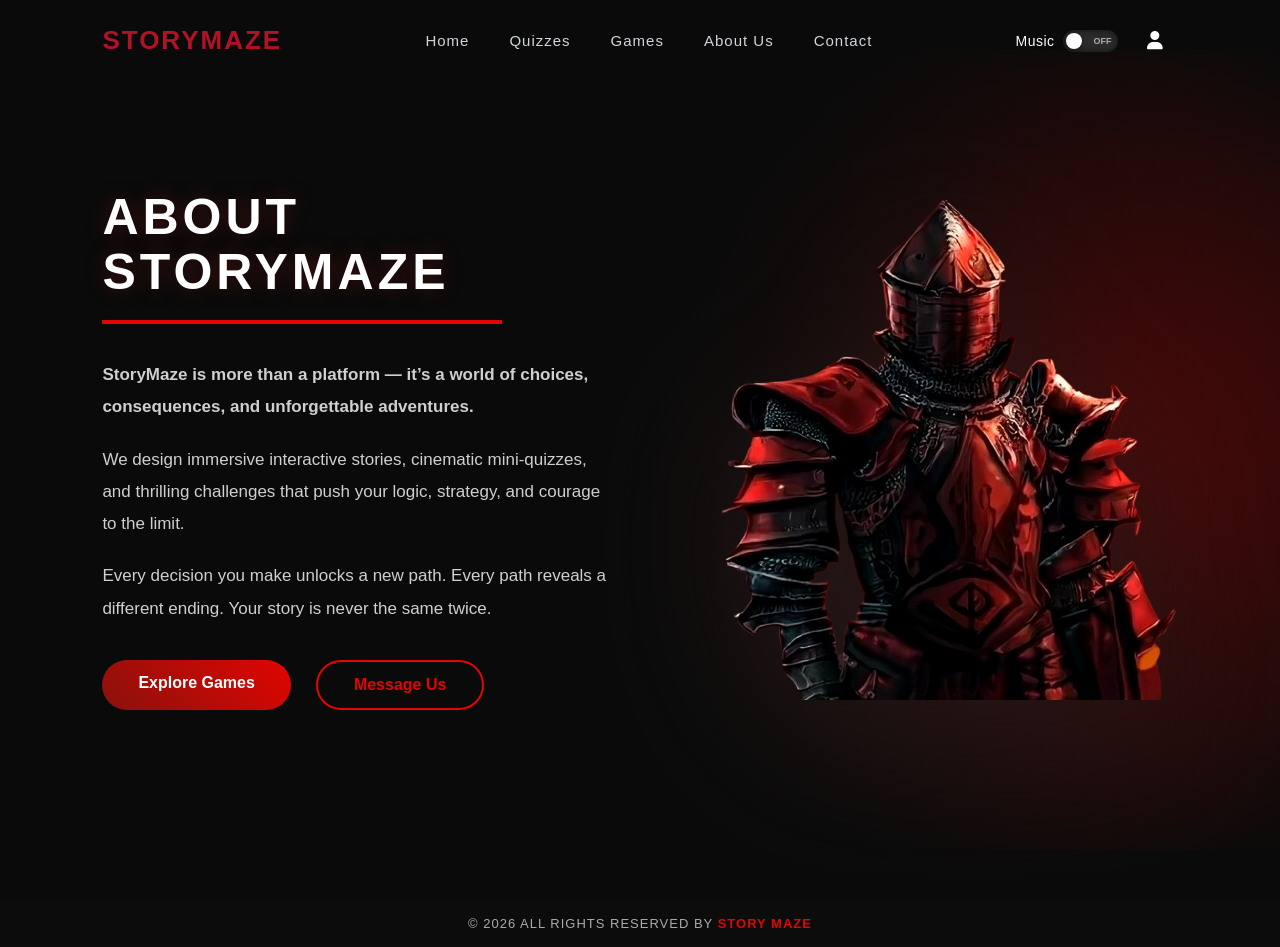
<file: html/aboutuspage.html>
<!DOCTYPE html>
<html lang="en">

<head>
    <meta charset="UTF-8">
    <title>Story Maze</title>
    <meta name="viewport" content="width=device-width, initial-scale=1.0">
    <link rel="stylesheet" href="https://cdnjs.cloudflare.com/ajax/libs/font-awesome/6.4.0/css/all.min.css">
    <link rel="stylesheet" href="../css/aboutuspage.css">
    <link rel="stylesheet" href="../css/user.css">
</head>

<body>

    <audio id="bgMusic" loop>
        <source src="../sounds/navbar-music.mp3" type="audio/mpeg">
    </audio>

    <header class="navbar">
        <div class="logo">StoryMaze</div>
        <ul class="nav-links">
            <li><a href="../index.html">Home</a></li>
            <li><a href="../index.html">Quizzes</a></li>
            <li><a href="./gamepage.html">Games</a></li>
            <li><a href="#">About Us</a></li>
            <li><a href="./contactpage.html">Contact</a></li>
        </ul>
        <div class="nav-right">

            <label class="sound-switch">
                <span class="sound-text">Music</span>
                <input type="checkbox" id="soundToggle">
                <span class="slider"></span>
            </label>

            <div class="user-menu">

                <i class="fas fa-user user-icon" id="userIcon"></i>

                <div class="user-dropdown" id="userDropdown">

                    <div id="loginArea">
                        <input type="text" id="usernameInput" placeholder="Enter your name">
                        <button id="submitName">Login</button>
                    </div>

                    <div id="welcomeArea" style="display:none">

                        <p id="welcomeText"></p>

                        <button id="removeUser">Logout</button>

                        <div class="menu-section">
                            <h4><i class="fas fa-trophy"></i> Achievements</h4>
                            <div class="menu-list" id="achievementList">
                                No achievements yet
                            </div>
                        </div>

                        <div class="menu-section">
                            <h4><i class="fas fa-star"></i> Quiz Best Scores</h4>
                            <div class="menu-list" id="quizScoreList">
                                No scores yet
                            </div>
                        </div>

                    </div>

                </div>

            </div>

            <div class="menu-toggle" id="menuToggle">
                <span></span>
                <span></span>
                <span></span>
            </div>
        </div>
    </header>

    <!-- ================= ABOUT US SECTION ================= -->
    <section class="about-section">

        <div class="about-container">

            <!-- LEFT SIDE -->
            <div class="about-text">

                <h1>ABOUT STORYMAZE</h1>
                <div class="about-underline"></div>

                <p class="about-intro">
                    StoryMaze is more than a platform — it’s a world of choices,
                    consequences, and unforgettable adventures.
                </p>

                <p>
                    We design immersive interactive stories, cinematic mini-quizzes,
                    and thrilling challenges that push your logic, strategy,
                    and courage to the limit.
                </p>

                <p>
                    Every decision you make unlocks a new path.
                    Every path reveals a different ending.
                    Your story is never the same twice.
                </p>

                <div class="about-buttons">
                    <a href="gamepage.html" class="about-primary">Explore Games</a>
                    <a href="contactpage.html" class="about-secondary">Message Us</a>
                </div>

            </div>

            <!-- FLOATING IMAGE -->
            <div class="about-image">
                <img src="../img/knight.png" alt="StoryMaze Illustration">
            </div>

        </div>

    </section>

    <div class="footer-bottom">
        <p>© 2026 ALL RIGHTS RESERVED BY <span>STORY MAZE</span></p>
    </div>

    <script>
        const music = document.getElementById("bgMusic");
        const toggle = document.getElementById("soundToggle");

        // Load saved state when page opens
        window.addEventListener("DOMContentLoaded", () => {
            const savedState = localStorage.getItem("musicState");

            if (savedState === "on") {
                toggle.checked = true;
                music.volume = 0.3;
                music.play().catch(() => { });
            }
        });

        // When user changes toggle
        toggle.addEventListener("change", () => {
            if (toggle.checked) {
                music.volume = 0.3;
                music.play().catch(() => { });
                localStorage.setItem("musicState", "on");
            } else {
                music.pause();
                localStorage.setItem("musicState", "off");
            }
        });
    </script>

    <script>
        document.addEventListener("DOMContentLoaded", () => {
            const menuToggle = document.getElementById("menuToggle");
            const navLinks = document.querySelector(".nav-links");

            menuToggle.addEventListener("click", () => {
                navLinks.classList.toggle("active");
            });

            document.querySelectorAll(".nav-links a").forEach(link => {
                link.addEventListener("click", () => {
                    navLinks.classList.remove("active");
                });
            });
        });
    </script>

    <script src="../js/userload.js"></script>
</body>

</html>
</file>
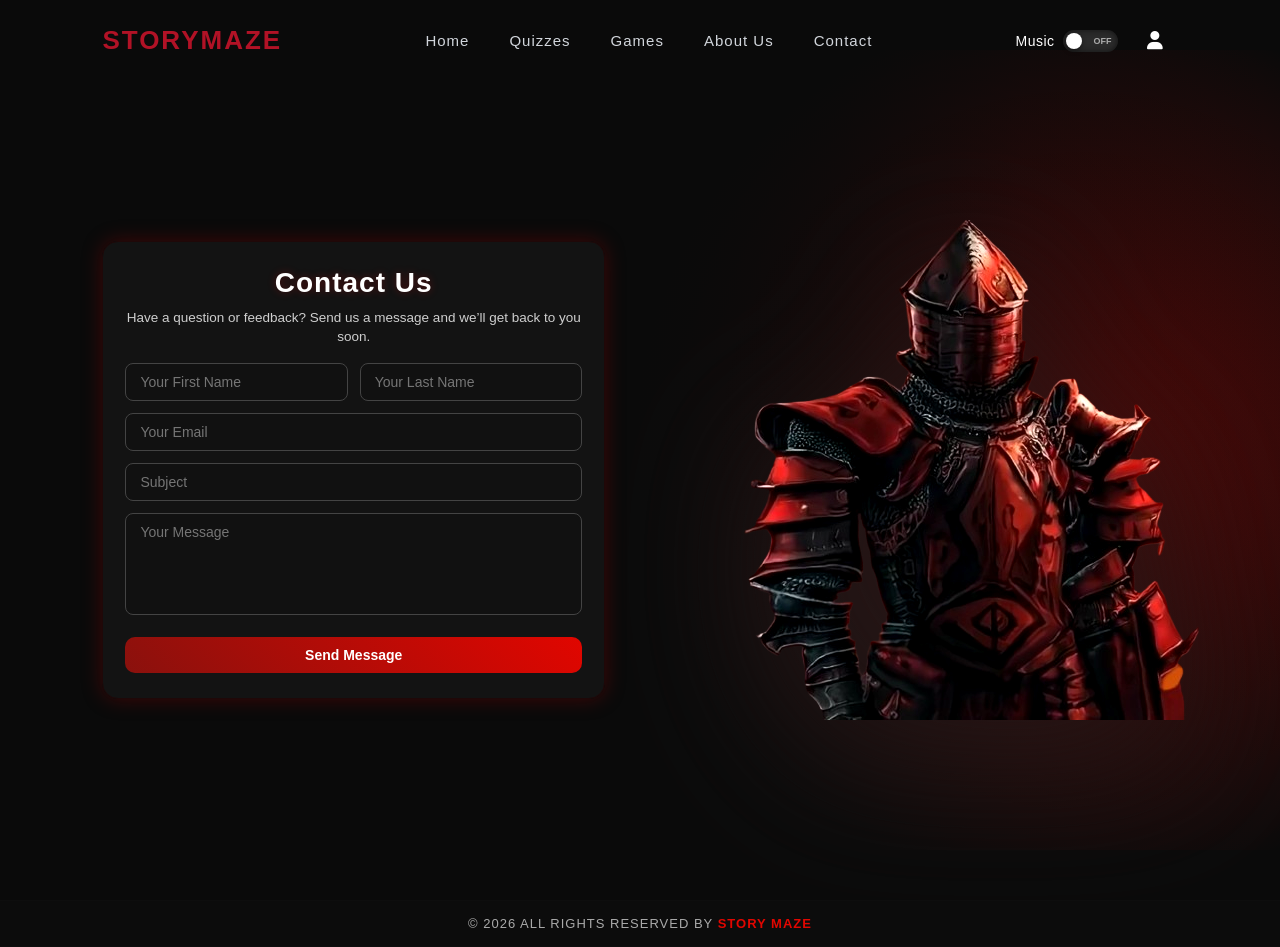
<file: html/contactpage.html>
<!DOCTYPE html>
<html lang="en">

<head>
    <meta charset="UTF-8">
    <title>StoryMaze</title>
    <meta name="viewport" content="width=device-width, initial-scale=1.0">
    <link rel="stylesheet" href="https://cdnjs.cloudflare.com/ajax/libs/font-awesome/6.4.0/css/all.min.css">
    <link rel="stylesheet" href="../css/contactpage.css">
    <link rel="stylesheet" href="../css/user.css">
</head>

<body>

    <audio id="bgMusic" loop>
        <source src="../sounds/navbar-music.mp3" type="audio/mpeg">
    </audio>

    <header class="navbar">
        <div class="logo">StoryMaze</div>
        <ul class="nav-links">
            <li><a href="../index.html">Home</a></li>
            <li><a href="../index.html">Quizzes</a></li>
            <li><a href="./gamepage.html">Games</a></li>
            <li><a href="./aboutuspage.html">About Us</a></li>
            <li><a href="#">Contact</a></li>
        </ul>
        <div class="nav-right">

            <label class="sound-switch">
                <span class="sound-text">Music</span>
                <input type="checkbox" id="soundToggle">
                <span class="slider"></span>
            </label>

            <div class="user-menu">

                <i class="fas fa-user user-icon" id="userIcon"></i>

                <div class="user-dropdown" id="userDropdown">

                    <div id="loginArea">
                        <input type="text" id="usernameInput" placeholder="Enter your name">
                        <button id="submitName">Login</button>
                    </div>

                    <div id="welcomeArea" style="display:none">

                        <p id="welcomeText"></p>

                        <button id="removeUser">Logout</button>

                        <div class="menu-section">
                            <h4><i class="fas fa-trophy"></i> Achievements</h4>
                            <div class="menu-list" id="achievementList">
                                No achievements yet
                            </div>
                        </div>

                        <div class="menu-section">
                            <h4><i class="fas fa-star"></i> Quiz Best Scores</h4>
                            <div class="menu-list" id="quizScoreList">
                                No scores yet
                            </div>
                        </div>

                    </div>

                </div>

            </div>

            <div class="menu-toggle" id="menuToggle">
                <span></span>
                <span></span>
                <span></span>
            </div>
        </div>
    </header>

    <!-- ================= CONTACT SECTION ================= -->
    <section class="contact-section">

        <div class="contact-container">

            <!-- LEFT SIDE: FORM -->
            <div class="contact-form">
                <h1>Contact Us</h1>
                <p>Have a question or feedback? Send us a message and we’ll get back to you soon.</p>

                <form action="https://formspree.io/f/xvzvjnjb" method="POST" id="contactForm">

                    <input type="hidden" name="_subject" id="emailSubject">

                    <div class="form-row">
                        <input type="text" name="first_name" placeholder="Your First Name" required>
                        <input type="text" name="last_name" placeholder="Your Last Name" required>
                    </div>

                    <input type="email" name="email" placeholder="Your Email" required>

                    <input type="text" id="subjectInput" placeholder="Subject" required>

                    <textarea name="message" placeholder="Your Message" rows="5" required></textarea>

                    <button type="submit" class="contact-submit" id="sendBtn">
                        <span id="btnText">Send Message</span>
                        <span id="loading" style="display:none;">Sending...</span>
                    </button>

                </form>

            </div>

            <!-- FLOATING IMAGE -->
            <div class="contact-image">
                <img src="../img/knight.png" alt="StoryMaze Illustration">
            </div>

        </div>

    </section>

    <div id="successPopup" class="popup">

        <div class="popup-content">

            <div class="success-icon">
                <i class="fas fa-check"></i>
            </div>

            <h2>Message Sent!</h2>
            <p>Your message has been delivered to StoryMaze.</p>

            <button onclick="closePopup()">Continue</button>

        </div>

    </div>

    <div class="footer-bottom">
        <p>© 2026 ALL RIGHTS RESERVED BY <span>STORY MAZE</span></p>
    </div>

    <script>
        const music = document.getElementById("bgMusic");
        const toggle = document.getElementById("soundToggle");

        window.addEventListener("DOMContentLoaded", () => {
            const savedState = localStorage.getItem("musicState");

            if (savedState === "on") {
                toggle.checked = true;
                music.volume = 0.3;
                music.play().catch(() => { });
            }
        });

        toggle.addEventListener("change", () => {
            if (toggle.checked) {
                music.volume = 0.3;
                music.play().catch(() => { });
                localStorage.setItem("musicState", "on");
            } else {
                music.pause();
                localStorage.setItem("musicState", "off");
            }
        });
    </script>

    <script>

        const form = document.getElementById("contactForm");
        const btnText = document.getElementById("btnText");
        const loading = document.getElementById("loading");

        form.addEventListener("submit", async function (e) {

            e.preventDefault();
            emailSubject.value = "StoryMaze Contact - " + subjectInput.value;

            btnText.innerText = "Sending...";
            btnText.disabled = true;

            const formData = new FormData(form);

            await fetch(form.action, {
                method: "POST",
                body: formData,
                headers: { 'Accept': 'application/json' }
            });

            /* 3 second delay */

            setTimeout(() => {

                document.getElementById("successPopup").style.display = "flex";

                btnText.innerText = "Send Message";
                btnText.disabled = false;

                form.reset();

            }, 3000);

        });

        function closePopup() {
            document.getElementById("successPopup").style.display = "none";
        }

    </script>

    <script>
        document.addEventListener("DOMContentLoaded", () => {
            const menuToggle = document.getElementById("menuToggle");
            const navLinks = document.querySelector(".nav-links");

            menuToggle.addEventListener("click", () => {
                navLinks.classList.toggle("active");
            });

            document.querySelectorAll(".nav-links a").forEach(link => {
                link.addEventListener("click", () => {
                    navLinks.classList.remove("active");
                });
            });
        });
    </script>

    <script src="../js/userload.js"></script>
</body>

</html>
</file>
<file: css/aboutuspage.css>
* {
    margin: 0;
    padding: 0;
    box-sizing: border-box;
    font-family: 'Segoe UI', sans-serif;
}

body {
    background: #111;
    color: #f3f4f6;
    overflow-x: hidden;
}

html {
    scroll-behavior: smooth;
}

/* ================= NAVBAR ================= */

.navbar {
    position: absolute;
    top: 0;
    width: 100%;
    padding: 25px 8%;
    display: flex;
    justify-content: space-between;
    align-items: center;
    z-index: 10;
}

.logo {
    font-size: 26px;
    font-weight: 800;
    color: #b11226;
    letter-spacing: 2px;
    text-transform: uppercase;
}

.nav-links {
    list-style: none;
    display: flex;
    gap: 40px;
}

.nav-links li {
    position: relative;
}

.nav-links a {
    text-decoration: none;
    color: #d1d5db;
    font-size: 15px;
    font-weight: 500;
    letter-spacing: 1px;
    transition: 0.3s ease;
}

.nav-links a::after {
    content: "";
    position: absolute;
    left: 50%;
    bottom: -6px;
    width: 0%;
    height: 2px;
    background: #b11226;
    transition: 0.3s ease;
    transform: translateX(-50%);
}

/* ===== RED MUSIC TOGGLE ===== */

.sound-switch {
    display: flex;
    align-items: center;
    gap: 8px;
    cursor: pointer;
    user-select: none;
}

.sound-text {
    color: #fff;
    font-size: 14px;
    font-weight: 500;
    letter-spacing: 0.5px;
}

.sound-switch input {
    display: none;
}

.slider {
    position: relative;
    width: 55px;
    height: 22px;
    background: #2b2b2b;
    border-radius: 50px;
    transition: 0.3s ease;
    box-shadow: inset 0 0 6px rgba(0, 0, 0, 0.6);
}

.slider::before {
    content: "";
    position: absolute;
    width: 16px;
    height: 16px;
    left: 3px;
    top: 3px;
    background: #ffffff;
    border-radius: 50%;
    transition: 0.3s ease;
    box-shadow: 0 2px 5px rgba(0, 0, 0, 0.4);
}

.slider::after {
    content: "OFF";
    position: absolute;
    right: 6px;
    top: 50%;
    transform: translateY(-50%);
    font-size: 9px;
    font-weight: bold;
    color: #aaa;
    transition: 0.3s ease;
}

.sound-switch input:checked+.slider {
    background: linear-gradient(45deg, #8a110d, #e10600);
    box-shadow: 0 0 10px rgba(225, 6, 0, 0.6);
}

.sound-switch input:checked+.slider::before {
    transform: translateX(30px);
}

.sound-switch input:checked+.slider::after {
    content: "ON";
    left: 6px;
    right: auto;
    color: #fff;
}

.nav-links a:hover {
    color: #ffffff;
}

.nav-links a:hover::after {
    width: 100%;
}

@media (max-width: 900px) {

    .first-content h1 {
        font-size: 38px;
    }

    .first-content p {
        font-size: 16px;
    }

    .buttons {
        flex-direction: column;
    }
}


/* ================= FOOTER BOTTOM ================= */
.footer-bottom {
    background-color: #0c0c0c;
    padding: 15px 0;
    text-align: center;
    border-top: 1px solid rgba(34, 33, 33, 0.1);
    border-bottom: 1px solid rgba(34, 33, 33, 0.1);
}

.footer-bottom p {
    font-size: 13px;
    color: #aaa;
    letter-spacing: 1px;
}

.footer-bottom p span {
    color: #e10600;
    font-weight: 600;
}


/* ================= ABOUT SECTION ================= */

.about-section {
    min-height: 100vh;
    padding: 120px 8%;
    display: flex;
    align-items: center;
    position: relative;
    overflow: hidden;
    background: #0a0a0a;
}

.about-section::before {
    content: "";
    position: absolute;
    inset: 0;
    background: linear-gradient(to right,
            #0a0a0a 35%,
            rgba(10, 10, 10, 0.95) 50%,
            rgba(10, 10, 10, 0.7) 65%,
            rgba(10, 10, 10, 0.3) 80%,
            transparent 100%);
    z-index: 1;
}

.about-section::after {
    content: "";
    position: absolute;
    width: 1000px;
    height: 800px;
    background:
        radial-gradient(circle, rgba(225, 6, 0, 0.25), transparent 70%)
        ,
        radial-gradient(circle, rgba(225, 6, 0, 0.15), transparent 70%)
    ;
    right: -300px;
    bottom: -150px;
    top: 50%;
    transform: translateY(-50%);
    z-index: 0;
    pointer-events: none;
}


.about-container {
    width: 100%;
    display: flex;
    align-items: center;
    justify-content: space-between;
    gap: 60px;
    position: relative;
    z-index: 2;
}

.about-text {
    flex: 1;
    max-width: 600px;
}

.about-text h1 {
    font-size: 50px;
    font-weight: 900;
    color: #fff;
    letter-spacing: 4px;
    line-height: 1.1;
    margin-bottom: 20px;
    text-shadow: 0 0 20px rgba(145, 27, 23, 0.4);
}

.about-underline {
    width: 400px;
    height: 4px;
    background: #e10600;
    margin-bottom: 35px;
}

.about-intro {
    font-size: 20px;
    font-weight: 700;
    color: #ff3b3b;
    margin-bottom: 25px;
}

.about-text p {
    font-size: 17px;
    line-height: 1.9;
    color: #cfcfcf;
    margin-bottom: 20px;
}

.about-buttons {
    margin-top: 35px;
    display: flex;
    gap: 25px;
}

.about-primary {
    padding: 14px 36px;
    border-radius: 40px;
    background: linear-gradient(45deg, #8a110d, #e10600);
    color: #fff;
    font-weight: 600;
    text-decoration: none;
    transition: 0.3s ease;
}

.about-primary:hover {
    transform: translateY(-4px);
    box-shadow: 0 0 30px rgba(225, 6, 0, 0.6);
}

.about-secondary {
    padding: 14px 36px;
    border-radius: 40px;
    border: 2px solid #e10600;
    color: #e10600;
    font-weight: 600;
    text-decoration: none;
    transition: 0.3s ease;
}

.about-secondary:hover {
    background: #e10600;
    color: #fff;
}

/* ================== IMAGE=================== */

.about-image {
    flex: 1;
    display: flex;
    justify-content: flex-end;
    position: relative;
}

.about-image img {
    max-width: 520px;
    height: auto;
    filter:
        drop-shadow(0 40px 70px rgba(43, 31, 31, 0.9)) contrast(1.10) brightness(1.1);
    animation: floatEffect 6s ease-in-out infinite;
    transition: 0.4s ease;
}

@keyframes floatEffect {

    0%,
    100% {
        transform: translateY(0px);
    }

    50% {
        transform: translateY(-15px);
    }
}

/* ================== RESPONSIVE =================== */

@media (max-width: 992px) {

    .about-container {
        flex-direction: column;
        text-align: center;
    }

    .about-text {
        max-width: 100%;
    }

    .about-image {
        justify-content: center;
        margin-top: 60px;
    }

    .about-text h1 {
        font-size: 42px;
    }

    .about-buttons {
        justify-content: center;
        flex-wrap: wrap;
    }
}

@media (max-width: 576px) {

    .about-text h1 {
        font-size: 34px;
    }

    .about-text p {
        font-size: 15px;
    }

    .about-image img {
        max-width: 320px;
    }
}


/* ================= MOBILE NAV ================= */
.menu-toggle {
    display: none;
    flex-direction: column;
    cursor: pointer;
    gap: 5px;
    z-index: 1110;
}

.menu-toggle span {
    width: 25px;
    height: 3px;
    background: #fff;
    border-radius: 2px;
    transition: 0.3s;
}

/* NAV RIGHT ALIGN */
.nav-right {
    display: flex;
    align-items: center;
    gap: 15px;
}

/* ================= MOBILE VIEW ================= */

@media (max-width: 980px) {

    /* SHOW HAMBURGER */
    .menu-toggle {
        display: flex;
    }

    /* MOBILE MENU */
    .nav-links {
        position: fixed;
        top: 0;
        right: -100%;
        width: 260px;
        height: 100vh;

        background: rgba(15, 15, 15, 0.95);
        backdrop-filter: blur(12px);

        display: flex;
        flex-direction: column;

        align-items: center;
        justify-content: center;

        gap: 25px;

        transition: 0.4s ease;
        z-index: 1100;

        box-shadow: -10px 0 30px rgba(0, 0, 0, 0.6);
    }

    /* OPEN STATE */
    .nav-links.active {
        right: 0;
    }

    /* MENU ITEMS */
    .nav-links li {
        width: 100%;
        display: flex;
        justify-content: center;
    }

    .nav-links a {
        text-align: center;
        font-size: 16px;
        width: 100%;
        padding: 12px 0;
        border-bottom: 1px solid rgba(255, 255, 255, 0.08);
    }

    .nav-links a:hover {
        color: #e10600;
    }

    /* REMOVE OVERLAY BUG (optional fix) */
    .nav-links::before {
        content: "";
        position: fixed;
        inset: 0;
        background: rgba(0, 0, 0, 0.6);
        opacity: 0;
        pointer-events: none;
        transition: 0.3s;
    }

    .nav-links.active::before {
        opacity: 1;
        pointer-events: all;
    }
}

/* HAMBURGER ANIMATION */
.menu-toggle.active span:nth-child(1) {
    transform: rotate(45deg) translate(5px, 5px);
}

.menu-toggle.active span:nth-child(2) {
    opacity: 0;
}

.menu-toggle.active span:nth-child(3) {
    transform: rotate(-45deg) translate(5px, -5px);
}
</file>
<file: css/user.css>
/* ================= USER MENU ================= */

.nav-right{
display:flex;
align-items:center;
gap:14px;
margin-right:15px;
}

/* USER MENU CONTAINER */

.user-menu{
position:relative;
margin-left:15px;
display:flex;
align-items:center;
}

/* USER ICON */

.user-icon{
font-size:18px;
color:white;
cursor:pointer;
transition:0.3s;
}

.user-icon:hover{
color:#ff8c2a;
transform:scale(1.1);
}

/* DROPDOWN PANEL */

.user-dropdown{
position:absolute;
right:0;
top:42px;
width:250px;
background:#171717;
border-radius:12px;
padding:16px;
display:none;
flex-direction:column;
gap:12px;
box-shadow:0 12px 30px rgba(0,0,0,0.6);
border:1px solid rgba(255,255,255,0.06);
z-index:1000;
}

/* LOGIN INPUT */

.user-dropdown input{
width:100%;
padding:9px 10px;
border-radius:6px;
border:1px solid rgba(255,255,255,0.08);
background:#222;
color:white;
font-size:13px;
outline:none;
transition:0.25s;
}

.user-dropdown input::placeholder{
color:#888;
}

.user-dropdown input:focus{
border-color:#ff6b00;
box-shadow:0 0 6px rgba(255,107,0,0.5);
background:#262626;
}

/* BUTTONS */

.user-dropdown button{
margin:8px 0;
width:100%;
padding:9px;
border:none;
border-radius:6px;
cursor:pointer;
background:linear-gradient(135deg,#ff6b00,#ff9a3c);
color:white;
font-size:13px;
font-weight:600;
letter-spacing:0.3px;
transition:0.25s;
box-shadow:0 4px 10px rgba(0,0,0,0.3);
}

.user-dropdown button:hover{
transform:translateY(-2px);
box-shadow:0 6px 14px rgba(0,0,0,0.4);
background:linear-gradient(135deg,#ff7a1f,#ffb067);
}

.user-dropdown button:active{
transform:scale(0.96);
}

/* LOGOUT BUTTON */

#removeUser{
padding:7px;
font-size:12px;
background:#ff7a2f;
}

#removeUser:hover{
background:#ff944d;
}

/* WELCOME TEXT */

#welcomeText{
width:100%;
text-align:center;
font-size:14px;
font-weight:500;
color:#f0f0f0;
margin-bottom: 5px;
}

/* MENU SECTIONS */

.menu-section{
border-top:1px solid rgba(255,255,255,0.08);
padding-top:10px;
margin-top:6px;
}

/* SECTION TITLES */

.menu-section h4{
font-size:13px;
color:#d0d0d0;
margin-bottom:6px;
display:flex;
align-items:center;
gap:6px;
font-weight:600;
}

/* LIST CONTAINER */

.menu-list{
font-size:12px;
color:#eee;
display:flex;
flex-direction:column;
gap:5px;
background:#1f1f1f;
padding:8px;
border-radius:6px;
border:1px solid rgba(255,255,255,0.05);
max-height:120px;
overflow-y:auto;
}

/* LIST ITEMS */

.menu-list div{
padding:3px 2px;
}

/* EMPTY MESSAGE */

.menu-list:empty::after{
content:"No data yet";
color:#777;
font-size:11px;
}

/* SCROLLBAR */

.menu-list::-webkit-scrollbar{
width:6px;
}

.menu-list::-webkit-scrollbar-thumb{
background:#444;
border-radius:10px;
}

.menu-list::-webkit-scrollbar-thumb:hover{
background:#666;
}
</file>
<file: css/contactpage.css>
* {
    margin: 0;
    padding: 0;
    box-sizing: border-box;
    font-family: 'Segoe UI', sans-serif;
}

body {
    background: #111;
    color: #f3f4f6;
    overflow-x: hidden;
}

html {
    scroll-behavior: smooth;
}

/* ================= NAVBAR ================= */

.navbar {
    position: absolute;
    top: 0;
    width: 100%;
    padding: 25px 8%;
    display: flex;
    justify-content: space-between;
    align-items: center;
    z-index: 10;
}

.logo {
    font-size: 26px;
    font-weight: 800;
    color: #b11226;
    letter-spacing: 2px;
    text-transform: uppercase;
}

.nav-links {
    list-style: none;
    display: flex;
    gap: 40px;
}

.nav-links li {
    position: relative;
}

.nav-links a {
    text-decoration: none;
    color: #d1d5db;
    font-size: 15px;
    font-weight: 500;
    letter-spacing: 1px;
    transition: 0.3s ease;
}

.nav-links a::after {
    content: "";
    position: absolute;
    left: 50%;
    bottom: -6px;
    width: 0%;
    height: 2px;
    background: #b11226;
    transition: 0.3s ease;
    transform: translateX(-50%);
}


/* ================= FOOTER BOTTOM ================= */
.footer-bottom {
    background-color: #0c0c0c;
    padding: 15px 0;
    text-align: center;
    border-top: 1px solid rgba(34, 33, 33, 0.1);
    border-bottom: 1px solid rgba(34, 33, 33, 0.1);
}

.footer-bottom p {
    font-size: 13px;
    color: #aaa;
    letter-spacing: 1px;
}

.footer-bottom p span {
    color: #e10600;
    font-weight: 600;
}

/* ===== RED MUSIC TOGGLE ===== */

.sound-switch {
    display: flex;
    align-items: center;
    gap: 8px;
    cursor: pointer;
    user-select: none;
}

.sound-text {
    color: #fff;
    font-size: 14px;
    font-weight: 500;
    letter-spacing: 0.5px;
}

.sound-switch input {
    display: none;
}

.slider {
    position: relative;
    width: 55px;
    height: 22px;
    background: #2b2b2b;
    border-radius: 50px;
    transition: 0.3s ease;
    box-shadow: inset 0 0 6px rgba(0, 0, 0, 0.6);
}

.slider::before {
    content: "";
    position: absolute;
    width: 16px;
    height: 16px;
    left: 3px;
    top: 3px;
    background: #ffffff;
    border-radius: 50%;
    transition: 0.3s ease;
    box-shadow: 0 2px 5px rgba(0, 0, 0, 0.4);
}

.slider::after {
    content: "OFF";
    position: absolute;
    right: 6px;
    top: 50%;
    transform: translateY(-50%);
    font-size: 9px;
    font-weight: bold;
    color: #aaa;
    transition: 0.3s ease;
}


.sound-switch input:checked+.slider {
    background: linear-gradient(45deg, #8a110d, #e10600);
    box-shadow: 0 0 10px rgba(225, 6, 0, 0.6);
}

.sound-switch input:checked+.slider::before {
    transform: translateX(30px);
}

.sound-switch input:checked+.slider::after {
    content: "ON";
    left: 6px;
    right: auto;
    color: #fff;
}

.nav-links a:hover {
    color: #ffffff;
}

.nav-links a:hover::after {
    width: 100%;
}

@media (max-width: 900px) {

    .first-content h1 {
        font-size: 38px;
    }

    .first-content p {
        font-size: 16px;
    }

    .buttons {
        flex-direction: column;
    }
}

/* ================= CONTACT SECTION ================= */
.contact-section {
    position: relative;
    overflow: hidden;
    min-height: 100vh;
    padding: 100px 8%;
    display: flex;
    align-items: center;
    justify-content: center;
    background: #0a0a0a;
}

.contact-section::before {
    content: "";
    position: absolute;
    inset: 0;
    background: linear-gradient(to right,
            #0a0a0a 35%,
            rgba(10, 10, 10, 0.95) 50%,
            rgba(10, 10, 10, 0.7) 65%,
            rgba(10, 10, 10, 0.3) 80%,
            transparent 100%);
    z-index: 1;
}

.contact-section::after {
    content: "";
    position: absolute;
    width: 1000px;
    height: 800px;
    background:
        radial-gradient(circle, rgba(225, 6, 0, 0.25), transparent 70%),
        radial-gradient(circle, rgba(225, 6, 0, 0.15), transparent 70%);
    right: -300px;
    bottom: -150px;
    top: 50%;
    transform: translateY(-50%);
    z-index: 0;
    pointer-events: none;
}

/* ================= CONTAINER ================= */
.contact-container {
    margin-top: 40px;
    width: 100%;
    max-width: 1200px;
    display: flex;
    align-items: center;
    justify-content: space-between;
    gap: 60px;
    flex-wrap: wrap;
    position: relative;
    z-index: 2;
}

/* ================= CONTACT FORM ================= */
.contact-form {
    flex: 1 1 340px;
    max-width: 580px;
    background: rgba(20, 20, 20, 0.92);
    padding: 25px 22px;
    border-radius: 16px;
    border: 1.5px solid #1f0808;
    box-shadow: 0 0 20px rgba(161, 7, 2, 0.35);
}

.contact-form h1 {
    font-size: 28px;
    font-weight: 800;
    color: #fff;
    letter-spacing: 1px;
    margin-bottom: 10px;
    text-align: center;
    text-shadow: 0 0 8px rgba(225, 6, 0, 0.3);
}

.contact-form p {
    font-size: 13.5px;
    color: #cfcfcf;
    margin-bottom: 16px;
    text-align: center;
    line-height: 1.4;
}

/* FORM STRUCTURE */
.contact-form form {
    display: flex;
    flex-direction: column;
    gap: 12px;
}

/* FIRST & LAST NAME ROW */
.form-row {
    display: flex;
    gap: 12px;
}

.form-row input {
    width: 50%;
}

.contact-form input,
.contact-form textarea {
    padding: 10px 14px;
    border-radius: 8px;
    border: 1px solid #444;
    outline: none;
    font-size: 14px;
    color: #fff;
    background: #111;
    transition: 0.25s ease;
}

.contact-form input:focus,
.contact-form textarea:focus {
    border-color: #ff3b3b;
    box-shadow: 0 0 6px rgba(225, 6, 0, 0.4);
}

.contact-form textarea {
    resize: none;
}

.contact-submit {
    margin-top: 10px;
    padding: 10px 20px;
    /* FIXED */
    border-radius: 10px;
    background: linear-gradient(45deg, #8a110d, #e10600);
    color: #fff;
    font-weight: 600;
    border: none;
    cursor: pointer;
    transition: 0.3s ease;
    align-self: center;
    font-size: 14px;
    width: 100%;
    max-width: 100%;
}


.contact-submit:hover {
    transform: translateY(-2px);
    box-shadow: 0 0 16px rgba(225, 6, 0, 0.5);
}

/* ================= IMAGE ================= */
.contact-image {
    flex: 1 1 350px;
    display: flex;
    justify-content: center;
}


.contact-image img {
    max-width: 520px;
    height: auto;
    transform: translateX(50px);
    filter: drop-shadow(0 40px 70px rgba(43, 31, 31, 0.9)) contrast(1.10) brightness(1.1);
    animation: floatEffect 6s ease-in-out infinite;
    transition: 0.4s ease;
}

/* FLOAT ANIMATION */
@keyframes floatEffect {

    0%,
    100% {
        transform: translateX(50px) translateY(0px);
    }

    50% {
        transform: translateX(50px) translateY(-12px);
    }
}

/* ================= RESPONSIVE ================= */
@media (max-width: 992px) {
    .contact-container {
        flex-direction: column;
        text-align: center;
        gap: 40px;
    }

    .contact-form {
        max-width: 100%;
    }

    .contact-image {
        justify-content: center;
        margin-top: 60px;
        transform: translateX(0);
    }

    .form-row {
        flex-direction: column;
    }

    .form-row input {
        width: 100%;
    }
}

@media (max-width: 576px) {
    .contact-form h1 {
        font-size: 22px;
    }

    .contact-form p {
        font-size: 12.5px;
    }

    .contact-image img {
        max-width: 320px;
        margin: 0 auto;
    }
}

@media (max-width: 480px) {
    .contact-submit {
        width: 100%;
        max-width: 100%;
    }
}



/* ================= Message Send ================= */
.popup {
    position: fixed;
    top: 0;
    left: 0;
    width: 100%;
    height: 100%;
    background: rgba(0, 0, 0, 0.8);
    display: none;
    align-items: center;
    justify-content: center;
    z-index: 9999;
    backdrop-filter: blur(6px);
}

.popup-content {
    background: linear-gradient(145deg, #121213, #101218);
    padding: 25px 20px;
    border-radius: 14px;
    text-align: center;
    color: white;
    width: 360px;
    box-shadow: 0 0 30px rgba(196, 5, 5, 0.35);
    border: 1px solid rgba(255, 255, 255, 0.08);
    animation: popupEnter 0.35s ease;
}

.success-icon {
    width: 70px;
    height: 70px;
    background: #ff3b3b;
    border-radius: 50%;
    display: flex;
    align-items: center;
    justify-content: center;
    margin: 0 auto 18px auto;
    font-size: 28px;
    color: white;
    box-shadow: 0 0 20px rgba(255, 0, 0, 0.6);
    animation: popIcon 0.4s ease;
}

.popup-content h2 {
    font-size: 28px;
    margin-bottom: 12px;
}

.popup-content p {
    font-size: 15px;
    color: #cfcfcf;
    margin-bottom: 20px;
}

.popup-content button {
    padding: 10px 28px;
    border: none;
    border-radius: 6px;
    background: #ff3b3b;
    color: white;
    font-size: 14px;
    cursor: pointer;
    transition: 0.2s;
}

.popup-content button:hover {
    background: #ff1f1f;
    transform: scale(1.05);
}

@keyframes popupEnter {
    from {
        transform: translateY(20px) scale(.95);
        opacity: 0;
    }

    to {
        transform: translateY(0) scale(1);
        opacity: 1;
    }
}

@keyframes popIcon {
    from {
        transform: scale(.5);
        opacity: 0;
    }

    to {
        transform: scale(1);
        opacity: 1;
    }
}


/* ================= MOBILE NAV ================= */
.menu-toggle {
    display: none;
    flex-direction: column;
    cursor: pointer;
    gap: 5px;
    z-index: 1110;
}

.menu-toggle span {
    width: 25px;
    height: 3px;
    background: #fff;
    border-radius: 2px;
    transition: 0.3s;
}

/* NAV RIGHT ALIGN */
.nav-right {
    display: flex;
    align-items: center;
    gap: 15px;
}

/* ================= MOBILE VIEW ================= */

@media (max-width: 980px) {

    /* SHOW HAMBURGER */
    .menu-toggle {
        display: flex;
    }

    /* MOBILE MENU */
    .nav-links {
        position: fixed;
        top: 0;
        right: -100%;
        width: 260px;
        height: 100vh;

        background: rgba(15, 15, 15, 0.95);
        backdrop-filter: blur(12px);

        display: flex;
        flex-direction: column;

        align-items: center;
        justify-content: center;

        gap: 25px;

        transition: 0.4s ease;
        z-index: 1100;

        box-shadow: -10px 0 30px rgba(0, 0, 0, 0.6);
    }

    /* OPEN STATE */
    .nav-links.active {
        right: 0;
    }

    /* MENU ITEMS */
    .nav-links li {
        width: 100%;
        display: flex;
        justify-content: center;
    }

    .nav-links a {
        text-align: center;
        font-size: 16px;
        width: 100%;
        padding: 12px 0;
        border-bottom: 1px solid rgba(255, 255, 255, 0.08);
    }

    .nav-links a:hover {
        color: #e10600;
    }

    /* REMOVE OVERLAY BUG (optional fix) */
    .nav-links::before {
        content: "";
        position: fixed;
        inset: 0;
        background: rgba(0, 0, 0, 0.6);
        opacity: 0;
        pointer-events: none;
        transition: 0.3s;
    }

    .nav-links.active::before {
        opacity: 1;
        pointer-events: all;
    }
}

/* HAMBURGER ANIMATION */
.menu-toggle.active span:nth-child(1) {
    transform: rotate(45deg) translate(5px, 5px);
}

.menu-toggle.active span:nth-child(2) {
    opacity: 0;
}

.menu-toggle.active span:nth-child(3) {
    transform: rotate(-45deg) translate(5px, -5px);
}
</file>
